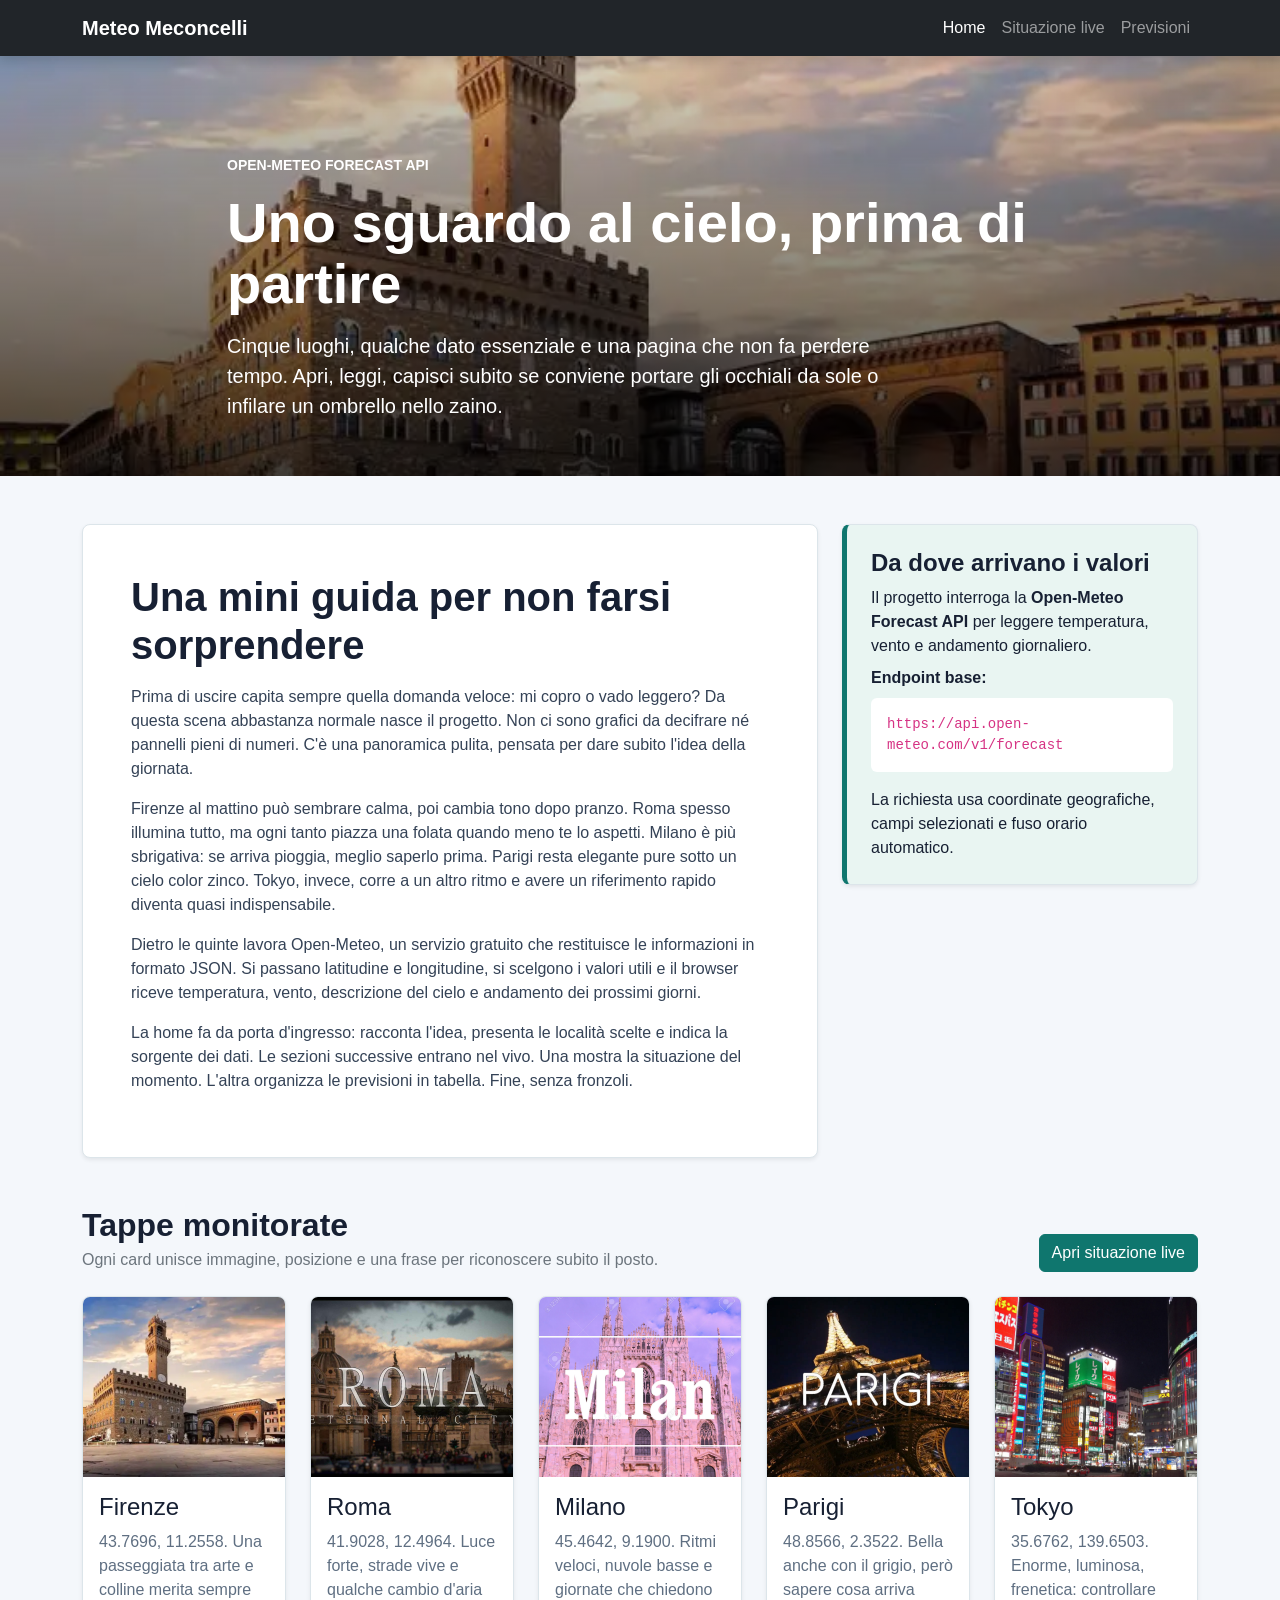
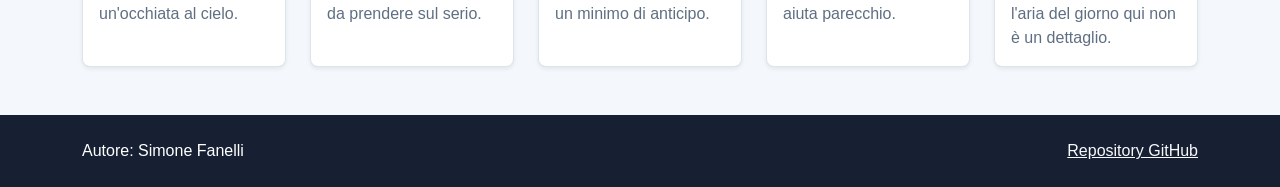
<file: index.html>
<!DOCTYPE html>
<html lang="it">
<head>
    <meta charset="UTF-8">
    <meta name="viewport" content="width=device-width, initial-scale=1.0">
    <title>Dashboard Meteo Meconcelli</title>
    <link href="https://cdn.jsdelivr.net/npm/bootstrap@5.3.3/dist/css/bootstrap.min.css" rel="stylesheet">
    <link rel="stylesheet" href="style.css">
</head>
<body>
    <nav class="navbar navbar-expand-lg navbar-dark bg-dark sticky-top">
        <div class="container">
            <a class="navbar-brand fw-bold" href="index.html">Meteo Meconcelli</a>
            <button class="navbar-toggler" type="button" data-bs-toggle="collapse" data-bs-target="#navbarMenu" aria-controls="navbarMenu" aria-expanded="false" aria-label="Apri menu">
                <span class="navbar-toggler-icon"></span>
            </button>

            <div class="collapse navbar-collapse" id="navbarMenu">
                <ul class="navbar-nav ms-auto">
                    <li class="nav-item">
                        <a class="nav-link active" aria-current="page" href="index.html">Home</a>
                    </li>
                    <li class="nav-item">
                        <a class="nav-link" href="meteo.html">Situazione live</a>
                    </li>
                    <li class="nav-item">
                        <a class="nav-link" href="previsioni.html">Previsioni</a>
                    </li>
                </ul>
            </div>
        </div>
    </nav>

    <header class="hero">
        <div class="container hero-content">
            <p class="text-uppercase fw-semibold small mb-3">Open-Meteo Forecast API</p>
            <h1 class="fw-bold mb-3">Uno sguardo al cielo, prima di partire</h1>
            <p class="lead mb-0">Cinque luoghi, qualche dato essenziale e una pagina che non fa perdere tempo. Apri, leggi, capisci subito se conviene portare gli occhiali da sole o infilare un ombrello nello zaino.</p>
        </div>
    </header>

    <main class="container my-5">
        <section class="row g-4 align-items-start mb-5">
            <div class="col-lg-8">
                <article class="article-card bg-white p-4 p-md-5 shadow-sm">
                    <h2 class="h1 fw-bold mb-3">Una mini guida per non farsi sorprendere</h2>
                    <p>Prima di uscire capita sempre quella domanda veloce: mi copro o vado leggero? Da questa scena abbastanza normale nasce il progetto. Non ci sono grafici da decifrare né pannelli pieni di numeri. C'è una panoramica pulita, pensata per dare subito l'idea della giornata.</p>
                    <p>Firenze al mattino può sembrare calma, poi cambia tono dopo pranzo. Roma spesso illumina tutto, ma ogni tanto piazza una folata quando meno te lo aspetti. Milano è più sbrigativa: se arriva pioggia, meglio saperlo prima. Parigi resta elegante pure sotto un cielo color zinco. Tokyo, invece, corre a un altro ritmo e avere un riferimento rapido diventa quasi indispensabile.</p>
                    <p>Dietro le quinte lavora Open-Meteo, un servizio gratuito che restituisce le informazioni in formato JSON. Si passano latitudine e longitudine, si scelgono i valori utili e il browser riceve temperatura, vento, descrizione del cielo e andamento dei prossimi giorni.</p>
                    <p>La home fa da porta d'ingresso: racconta l'idea, presenta le località scelte e indica la sorgente dei dati. Le sezioni successive entrano nel vivo. Una mostra la situazione del momento. L'altra organizza le previsioni in tabella. Fine, senza fronzoli.</p>
                </article>
            </div>

            <div class="col-lg-4">
                <aside class="api-card p-4 shadow-sm">
                    <h2 class="h4 fw-bold">Da dove arrivano i valori</h2>
                    <p class="mb-2">Il progetto interroga la <strong>Open-Meteo Forecast API</strong> per leggere temperatura, vento e andamento giornaliero.</p>
                    <p class="mb-2"><strong>Endpoint base:</strong></p>
                    <code class="d-block bg-white p-3 rounded text-break">https://api.open-meteo.com/v1/forecast</code>
                    <p class="mt-3 mb-0">La richiesta usa coordinate geografiche, campi selezionati e fuso orario automatico.</p>
                </aside>
            </div>
        </section>

        <section class="mb-5">
            <div class="d-flex flex-column flex-md-row justify-content-between gap-3 align-items-md-end mb-4">
                <div>
                    <h2 class="fw-bold mb-1">Tappe monitorate</h2>
                    <p class="text-secondary mb-0">Ogni card unisce immagine, posizione e una frase per riconoscere subito il posto.</p>
                </div>
                <a class="btn btn-success" href="meteo.html">Apri situazione live</a>
            </div>

            <div class="row g-4">
                <div class="col-md-6 col-lg">
                    <article class="card city-card h-100 shadow-sm">
                        <img src="assets/immagini/FIRENZE.webp" class="card-img-top" alt="Panorama di Firenze">
                        <div class="card-body">
                            <h3 class="h4 card-title">Firenze</h3>
                            <p class="card-text">43.7696, 11.2558. Una passeggiata tra arte e colline merita sempre un'occhiata al cielo.</p>
                        </div>
                    </article>
                </div>

                <div class="col-md-6 col-lg">
                    <article class="card city-card h-100 shadow-sm">
                        <img src="assets/immagini/Roma.jpg" class="card-img-top" alt="Vista di Roma">
                        <div class="card-body">
                            <h3 class="h4 card-title">Roma</h3>
                            <p class="card-text">41.9028, 12.4964. Luce forte, strade vive e qualche cambio d'aria da prendere sul serio.</p>
                        </div>
                    </article>
                </div>

                <div class="col-md-6 col-lg">
                    <article class="card city-card h-100 shadow-sm">
                        <img src="assets/immagini/milano.jpg" class="card-img-top" alt="Skyline di Milano">
                        <div class="card-body">
                            <h3 class="h4 card-title">Milano</h3>
                            <p class="card-text">45.4642, 9.1900. Ritmi veloci, nuvole basse e giornate che chiedono un minimo di anticipo.</p>
                        </div>
                    </article>
                </div>

                <div class="col-md-6 col-lg">
                    <article class="card city-card h-100 shadow-sm">
                        <img src="assets/immagini/parigi.jpg" class="card-img-top" alt="Torre Eiffel a Parigi">
                        <div class="card-body">
                            <h3 class="h4 card-title">Parigi</h3>
                            <p class="card-text">48.8566, 2.3522. Bella anche con il grigio, però sapere cosa arriva aiuta parecchio.</p>
                        </div>
                    </article>
                </div>

                <div class="col-md-6 col-lg">
                    <article class="card city-card h-100 shadow-sm">
                        <img src="assets/immagini/tokyo.jpg" class="card-img-top" alt="Strade illuminate di Tokyo">
                        <div class="card-body">
                            <h3 class="h4 card-title">Tokyo</h3>
                            <p class="card-text">35.6762, 139.6503. Enorme, luminosa, frenetica: controllare l'aria del giorno qui non è un dettaglio.</p>
                        </div>
                    </article>
                </div>
            </div>
        </section>
    </main>

    <footer class="text-white py-4">
        <div class="container d-flex flex-column flex-md-row justify-content-between gap-2">
            <p class="mb-0">Autore: Simone Fanelli</p>
            <a class="link-light" href="https://github.com/Trust51-bit/Dashboard-METEO-Meconcelli-" target="_blank" rel="noopener">Repository GitHub</a>
        </div>
    </footer>

    <script src="https://cdn.jsdelivr.net/npm/bootstrap@5.3.3/dist/js/bootstrap.bundle.min.js"></script>
</body>
</html>
</file>
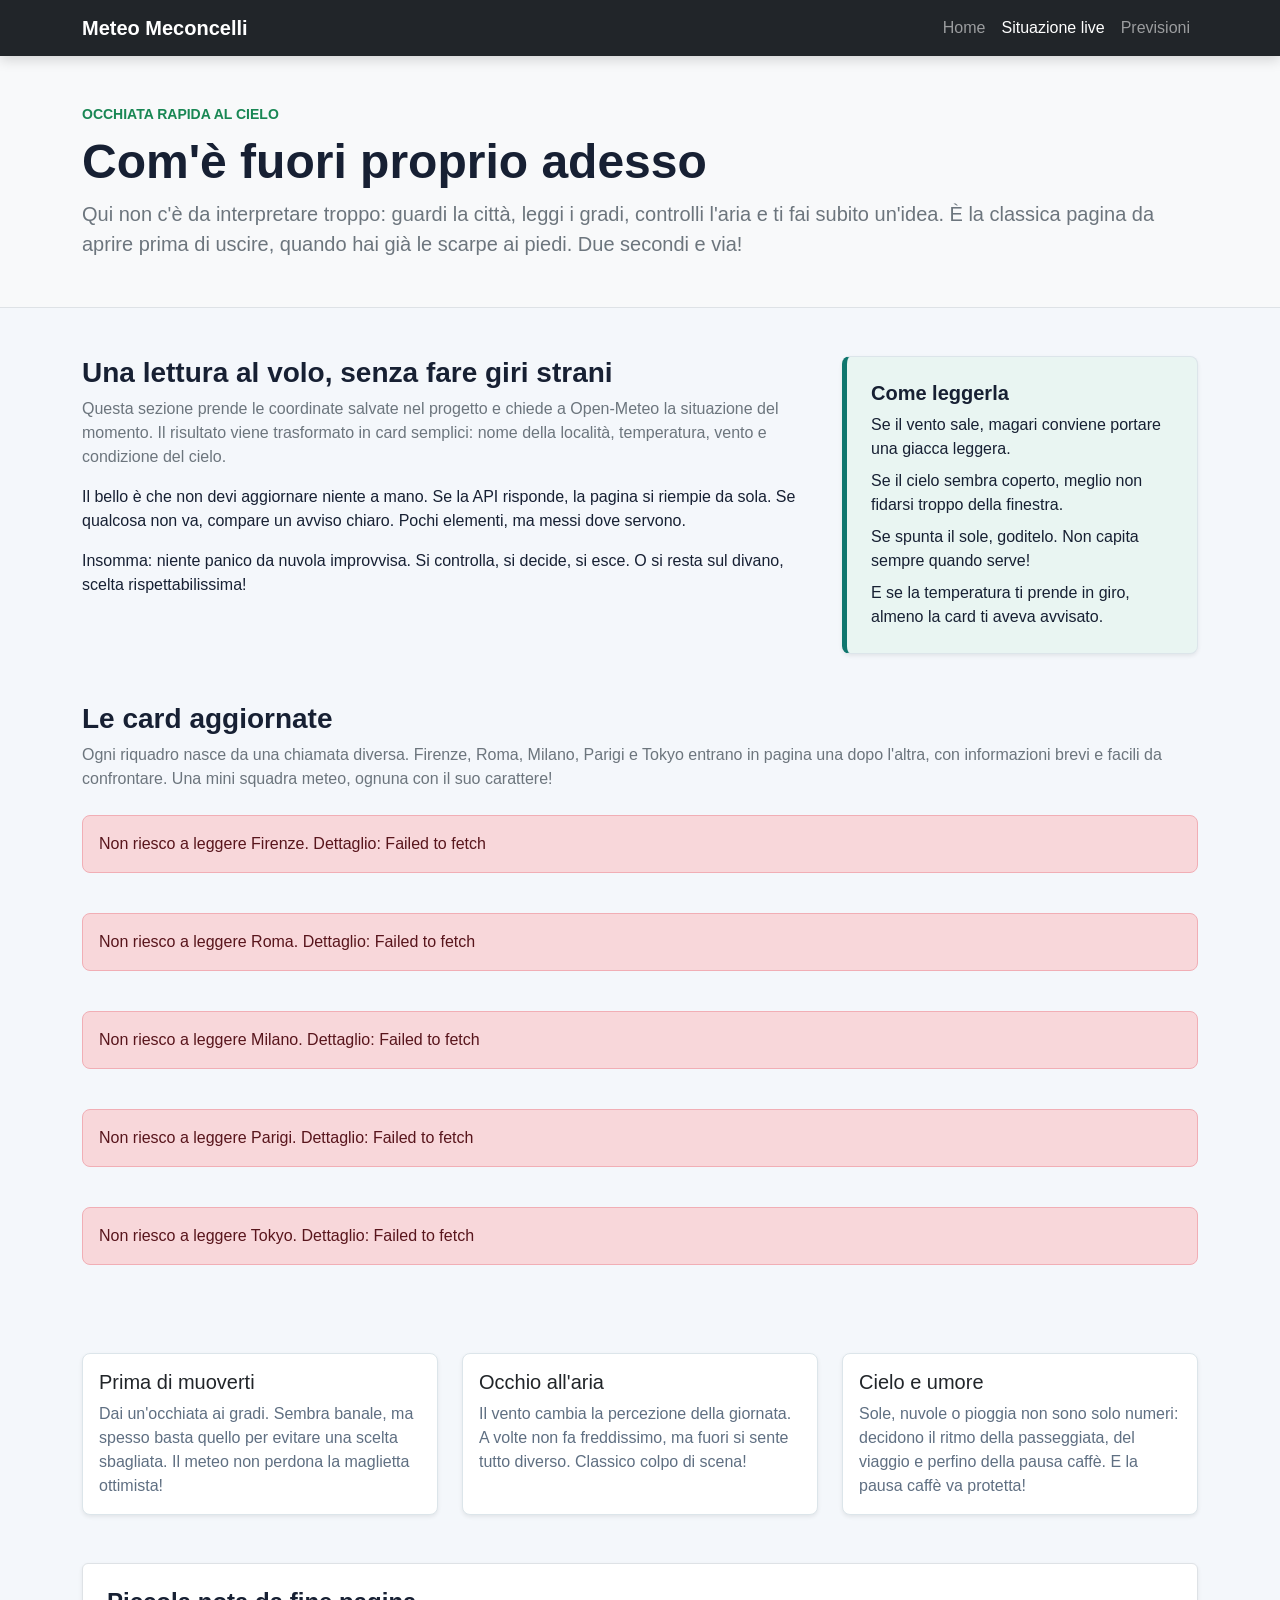
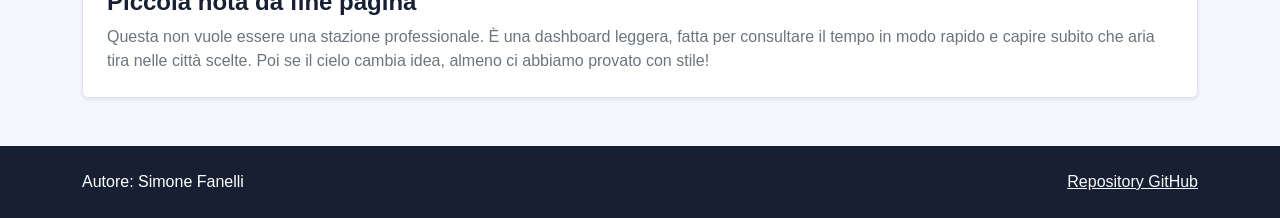
<file: meteo.html>
<!DOCTYPE html>
<html lang="it">
<head>
    <meta charset="UTF-8">
    <meta name="viewport" content="width=device-width, initial-scale=1.0">
    <title>Meteo attuale - Dashboard Meteo</title>
    <link href="https://cdn.jsdelivr.net/npm/bootstrap@5.3.3/dist/css/bootstrap.min.css" rel="stylesheet">
    <link rel="stylesheet" href="style.css">
</head>
<body>
    <nav class="navbar navbar-expand-lg navbar-dark bg-dark sticky-top">
        <div class="container">
            <a class="navbar-brand fw-bold" href="index.html">Meteo Meconcelli</a>
            <button class="navbar-toggler" type="button" data-bs-toggle="collapse" data-bs-target="#navbarMenu" aria-controls="navbarMenu" aria-expanded="false" aria-label="Apri menu">
                <span class="navbar-toggler-icon"></span>
            </button>

            <div class="collapse navbar-collapse" id="navbarMenu">
                <ul class="navbar-nav ms-auto">
                    <li class="nav-item">
                        <a class="nav-link" href="index.html">Home</a>
                    </li>
                    <li class="nav-item">
                        <a class="nav-link active" aria-current="page" href="meteo.html">Situazione live</a>
                    </li>
                    <li class="nav-item">
                        <a class="nav-link" href="previsioni.html">Previsioni</a>
                    </li>
                </ul>
            </div>
        </div>
    </nav>

    <header class="py-5 bg-light border-bottom">
        <div class="container">
            <p class="text-uppercase text-success fw-semibold small mb-2">Occhiata rapida al cielo</p>
            <h1 class="display-5 fw-bold">Com'è fuori proprio adesso</h1>
            <p class="lead text-secondary mb-0">Qui non c'è da interpretare troppo: guardi la città, leggi i gradi, controlli l'aria e ti fai subito un'idea. È la classica pagina da aprire prima di uscire, quando hai già le scarpe ai piedi. Due secondi e via!</p>
        </div>
    </header>

    <main class="container my-5">
        <section class="row g-4 align-items-start mb-5">
            <div class="col-lg-8">
                <h2 class="h3 fw-bold">Una lettura al volo, senza fare giri strani</h2>
                <p class="text-secondary mb-3">Questa sezione prende le coordinate salvate nel progetto e chiede a Open-Meteo la situazione del momento. Il risultato viene trasformato in card semplici: nome della località, temperatura, vento e condizione del cielo.</p>
                <p class="mb-3">Il bello è che non devi aggiornare niente a mano. Se la API risponde, la pagina si riempie da sola. Se qualcosa non va, compare un avviso chiaro. Pochi elementi, ma messi dove servono.</p>
                <p class="mb-0">Insomma: niente panico da nuvola improvvisa. Si controlla, si decide, si esce. O si resta sul divano, scelta rispettabilissima!</p>
            </div>

            <aside class="col-lg-4">
                <div class="api-card p-4 shadow-sm">
                    <h2 class="h5 fw-bold">Come leggerla</h2>
                    <p class="mb-2">Se il vento sale, magari conviene portare una giacca leggera.</p>
                    <p class="mb-2">Se il cielo sembra coperto, meglio non fidarsi troppo della finestra.</p>
                    <p class="mb-2">Se spunta il sole, goditelo. Non capita sempre quando serve!</p>
                    <p class="mb-0">E se la temperatura ti prende in giro, almeno la card ti aveva avvisato.</p>
                </div>
            </aside>
        </section>

        <section class="mb-4">
            <h2 class="h3 fw-bold">Le card aggiornate</h2>
            <p class="text-secondary">Ogni riquadro nasce da una chiamata diversa. Firenze, Roma, Milano, Parigi e Tokyo entrano in pagina una dopo l'altra, con informazioni brevi e facili da confrontare. Una mini squadra meteo, ognuna con il suo carattere!</p>
        </section>

        <div id="weather-list" class="row g-4"></div>

        <section class="row g-4 mt-5">
            <div class="col-md-4">
                <article class="card h-100 shadow-sm city-card">
                    <div class="card-body">
                        <h2 class="h5 card-title">Prima di muoverti</h2>
                        <p class="card-text">Dai un'occhiata ai gradi. Sembra banale, ma spesso basta quello per evitare una scelta sbagliata. Il meteo non perdona la maglietta ottimista!</p>
                    </div>
                </article>
            </div>

            <div class="col-md-4">
                <article class="card h-100 shadow-sm city-card">
                    <div class="card-body">
                        <h2 class="h5 card-title">Occhio all'aria</h2>
                        <p class="card-text">Il vento cambia la percezione della giornata. A volte non fa freddissimo, ma fuori si sente tutto diverso. Classico colpo di scena!</p>
                    </div>
                </article>
            </div>

            <div class="col-md-4">
                <article class="card h-100 shadow-sm city-card">
                    <div class="card-body">
                        <h2 class="h5 card-title">Cielo e umore</h2>
                        <p class="card-text">Sole, nuvole o pioggia non sono solo numeri: decidono il ritmo della passeggiata, del viaggio e perfino della pausa caffè. E la pausa caffè va protetta!</p>
                    </div>
                </article>
            </div>
        </section>

        <section class="mt-5 p-4 bg-white border rounded shadow-sm">
            <h2 class="h4 fw-bold">Piccola nota da fine pagina</h2>
            <p class="mb-0 text-secondary">Questa non vuole essere una stazione professionale. È una dashboard leggera, fatta per consultare il tempo in modo rapido e capire subito che aria tira nelle città scelte. Poi se il cielo cambia idea, almeno ci abbiamo provato con stile!</p>
        </section>
    </main>

    <footer class="text-white py-4">
        <div class="container d-flex flex-column flex-md-row justify-content-between gap-2">
            <p class="mb-0">Autore: Simone Fanelli</p>
            <a class="link-light" href="https://github.com/Trust51-bit/Dashboard-METEO-Meconcelli-" target="_blank" rel="noopener">Repository GitHub</a>
        </div>
    </footer>

    <script src="https://cdn.jsdelivr.net/npm/bootstrap@5.3.3/dist/js/bootstrap.bundle.min.js"></script>
    <script src="script.js"></script>
</body>
</html>
</file>
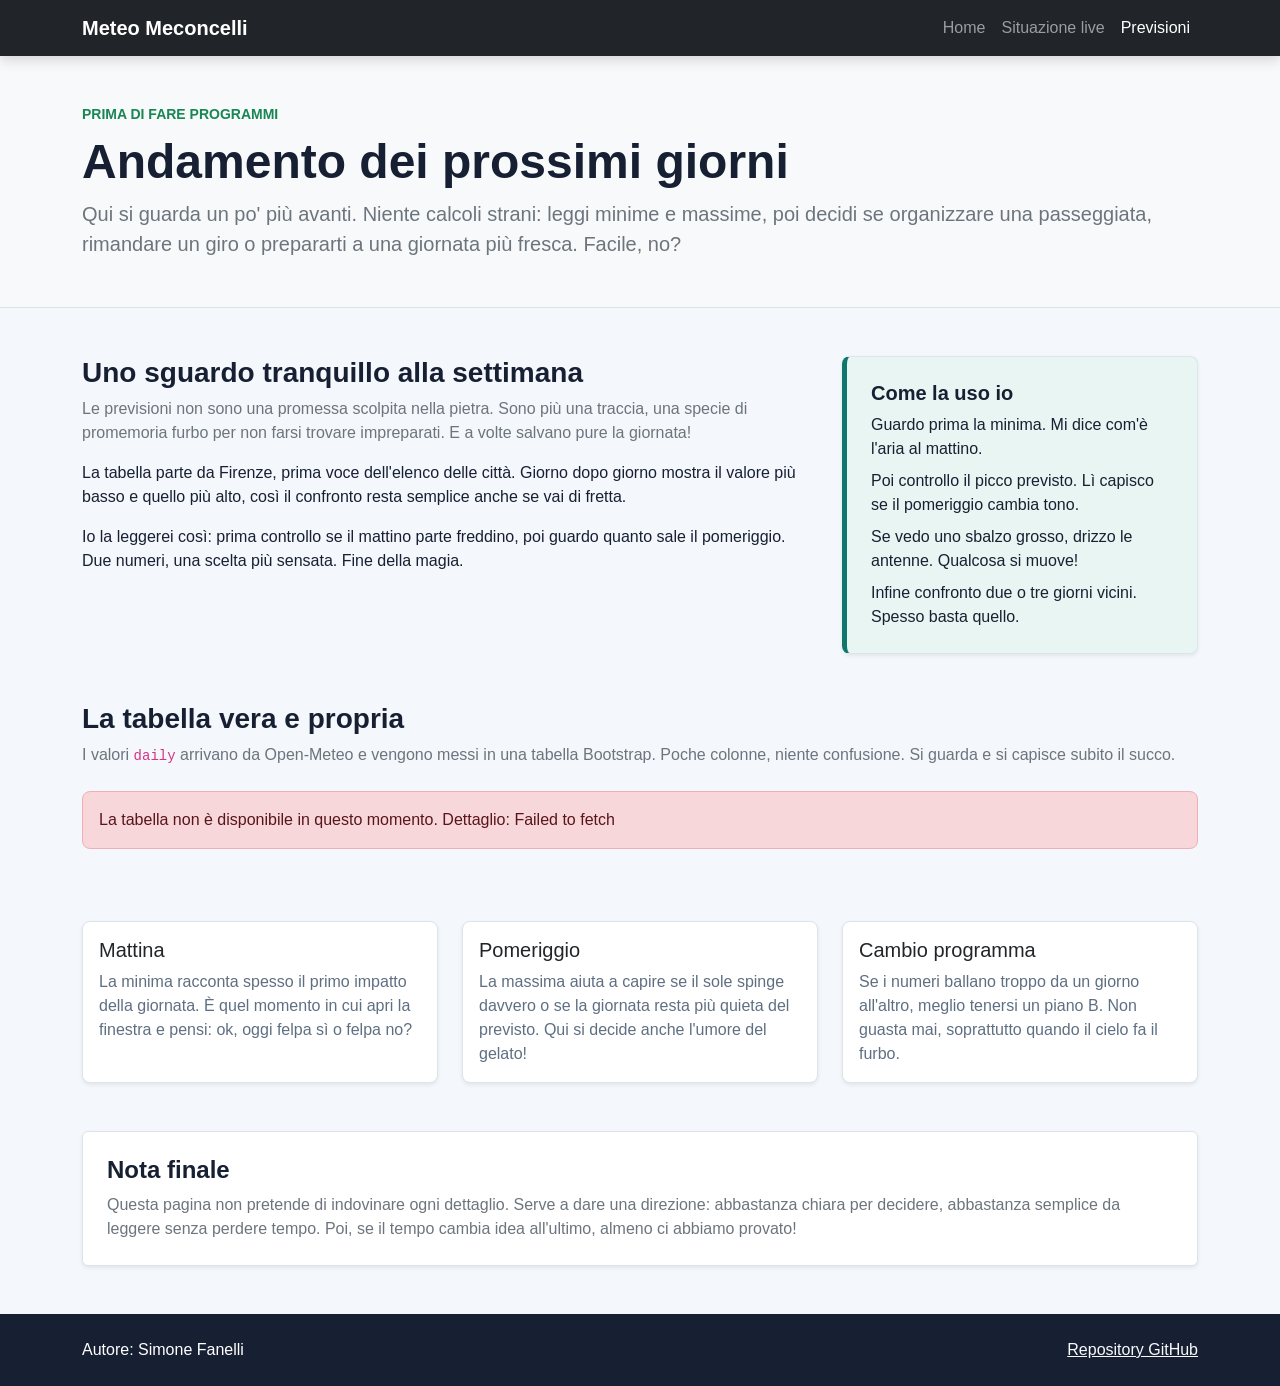
<file: previsioni.html>
<!DOCTYPE html>
<html lang="it">
<head>
    <meta charset="UTF-8">
    <meta name="viewport" content="width=device-width, initial-scale=1.0">
    <title>Previsioni - Dashboard Meteo</title>
    <link href="https://cdn.jsdelivr.net/npm/bootstrap@5.3.3/dist/css/bootstrap.min.css" rel="stylesheet">
    <link rel="stylesheet" href="style.css">
</head>
<body>
    <nav class="navbar navbar-expand-lg navbar-dark bg-dark sticky-top">
        <div class="container">
            <a class="navbar-brand fw-bold" href="index.html">Meteo Meconcelli</a>
            <button class="navbar-toggler" type="button" data-bs-toggle="collapse" data-bs-target="#navbarMenu" aria-controls="navbarMenu" aria-expanded="false" aria-label="Apri menu">
                <span class="navbar-toggler-icon"></span>
            </button>

            <div class="collapse navbar-collapse" id="navbarMenu">
                <ul class="navbar-nav ms-auto">
                    <li class="nav-item">
                        <a class="nav-link" href="index.html">Home</a>
                    </li>
                    <li class="nav-item">
                        <a class="nav-link" href="meteo.html">Situazione live</a>
                    </li>
                    <li class="nav-item">
                        <a class="nav-link active" aria-current="page" href="previsioni.html">Previsioni</a>
                    </li>
                </ul>
            </div>
        </div>
    </nav>

    <header class="py-5 bg-light border-bottom">
        <div class="container">
            <p class="text-uppercase text-success fw-semibold small mb-2">Prima di fare programmi</p>
            <h1 class="display-5 fw-bold">Andamento dei prossimi giorni</h1>
            <p class="lead text-secondary mb-0">Qui si guarda un po' più avanti. Niente calcoli strani: leggi minime e massime, poi decidi se organizzare una passeggiata, rimandare un giro o prepararti a una giornata più fresca. Facile, no?</p>
        </div>
    </header>

    <main class="container my-5">
        <section class="row g-4 align-items-start mb-5">
            <div class="col-lg-8">
                <h2 class="h3 fw-bold">Uno sguardo tranquillo alla settimana</h2>
                <p class="text-secondary mb-3">Le previsioni non sono una promessa scolpita nella pietra. Sono più una traccia, una specie di promemoria furbo per non farsi trovare impreparati. E a volte salvano pure la giornata!</p>
                <p class="mb-3">La tabella parte da Firenze, prima voce dell'elenco delle città. Giorno dopo giorno mostra il valore più basso e quello più alto, così il confronto resta semplice anche se vai di fretta.</p>
                <p class="mb-0">Io la leggerei così: prima controllo se il mattino parte freddino, poi guardo quanto sale il pomeriggio. Due numeri, una scelta più sensata. Fine della magia.</p>
            </div>

            <aside class="col-lg-4">
                <div class="api-card p-4 shadow-sm">
                    <h2 class="h5 fw-bold">Come la uso io</h2>
                    <p class="mb-2">Guardo prima la minima. Mi dice com'è l'aria al mattino.</p>
                    <p class="mb-2">Poi controllo il picco previsto. Lì capisco se il pomeriggio cambia tono.</p>
                    <p class="mb-2">Se vedo uno sbalzo grosso, drizzo le antenne. Qualcosa si muove!</p>
                    <p class="mb-0">Infine confronto due o tre giorni vicini. Spesso basta quello.</p>
                </div>
            </aside>
        </section>

        <section class="mb-4">
            <h2 class="h3 fw-bold">La tabella vera e propria</h2>
            <p class="text-secondary">I valori <code>daily</code> arrivano da Open-Meteo e vengono messi in una tabella Bootstrap. Poche colonne, niente confusione. Si guarda e si capisce subito il succo.</p>
        </section>

        <div id="forecast-table"></div>

        <section class="row g-4 mt-5">
            <div class="col-md-4">
                <article class="card h-100 shadow-sm city-card">
                    <div class="card-body">
                        <h2 class="h5 card-title">Mattina</h2>
                        <p class="card-text">La minima racconta spesso il primo impatto della giornata. È quel momento in cui apri la finestra e pensi: ok, oggi felpa sì o felpa no?</p>
                    </div>
                </article>
            </div>

            <div class="col-md-4">
                <article class="card h-100 shadow-sm city-card">
                    <div class="card-body">
                        <h2 class="h5 card-title">Pomeriggio</h2>
                        <p class="card-text">La massima aiuta a capire se il sole spinge davvero o se la giornata resta più quieta del previsto. Qui si decide anche l'umore del gelato!</p>
                    </div>
                </article>
            </div>

            <div class="col-md-4">
                <article class="card h-100 shadow-sm city-card">
                    <div class="card-body">
                        <h2 class="h5 card-title">Cambio programma</h2>
                        <p class="card-text">Se i numeri ballano troppo da un giorno all'altro, meglio tenersi un piano B. Non guasta mai, soprattutto quando il cielo fa il furbo.</p>
                    </div>
                </article>
            </div>
        </section>

        <section class="mt-5 p-4 bg-white border rounded shadow-sm">
            <h2 class="h4 fw-bold">Nota finale</h2>
            <p class="mb-0 text-secondary">Questa pagina non pretende di indovinare ogni dettaglio. Serve a dare una direzione: abbastanza chiara per decidere, abbastanza semplice da leggere senza perdere tempo. Poi, se il tempo cambia idea all'ultimo, almeno ci abbiamo provato!</p>
        </section>
    </main>

    <footer class="text-white py-4">
        <div class="container d-flex flex-column flex-md-row justify-content-between gap-2">
            <p class="mb-0">Autore: Simone Fanelli</p>
            <a class="link-light" href="https://github.com/Trust51-bit/Dashboard-METEO-Meconcelli-" target="_blank" rel="noopener">Repository GitHub</a>
        </div>
    </footer>

    <script src="https://cdn.jsdelivr.net/npm/bootstrap@5.3.3/dist/js/bootstrap.bundle.min.js"></script>
    <script src="script.js"></script>
</body>
</html>
</file>
<file: style.css>
body {
    background-color: #f4f7fb;
    color: #172033;
    font-family: Arial, Helvetica, sans-serif;
}

.navbar {
    box-shadow: 0 4px 12px rgba(0, 0, 0, 0.15);
}

.hero {
    min-height: 420px;
    display: flex;
    align-items: end;
    background-image:
        linear-gradient(rgba(0, 0, 0, 0.15), rgba(0, 0, 0, 0.75)),
        url("assets/immagini/FIRENZE.webp");
    background-size: cover;
    background-position: center;
    color: white;
}

.hero-content {
    max-width: 850px;
    padding-top: 70px;
    padding-bottom: 55px;
}

.hero h1 {
    font-size: 56px;
    line-height: 1.1;
}

.hero p {
    max-width: 700px;
}

.article-card,
.api-card,
.city-card {
    border: 1px solid #dce5ea;
    border-radius: 8px;
}

.article-card {
    background-color: #ffffff;
}

.article-card p {
    color: #344256;
}

.api-card {
    background-color: #e9f5f2;
    border-left: 5px solid #0f766e;
}

.city-card {
    overflow: hidden;
    background-color: #ffffff;
}

.city-card img {
    width: 100%;
    height: 180px;
    object-fit: cover;
}

.city-card h3 {
    color: #172033;
}

.city-card p {
    color: #5f6f82;
}

.btn-success {
    background-color: #0f766e;
    border-color: #0f766e;
}

.alert {
    border-radius: 8px;
}

.table {
    background-color: white;
}

footer {
    background-color: #172033;
}

footer a {
    text-decoration: underline;
}

@media (max-width: 768px) {
    .hero {
        min-height: 360px;
    }

    .hero h1 {
        font-size: 38px;
    }

    .hero-content {
        padding-top: 45px;
        padding-bottom: 40px;
    }

    .city-card img {
        height: 210px;
    }
}
</file>
